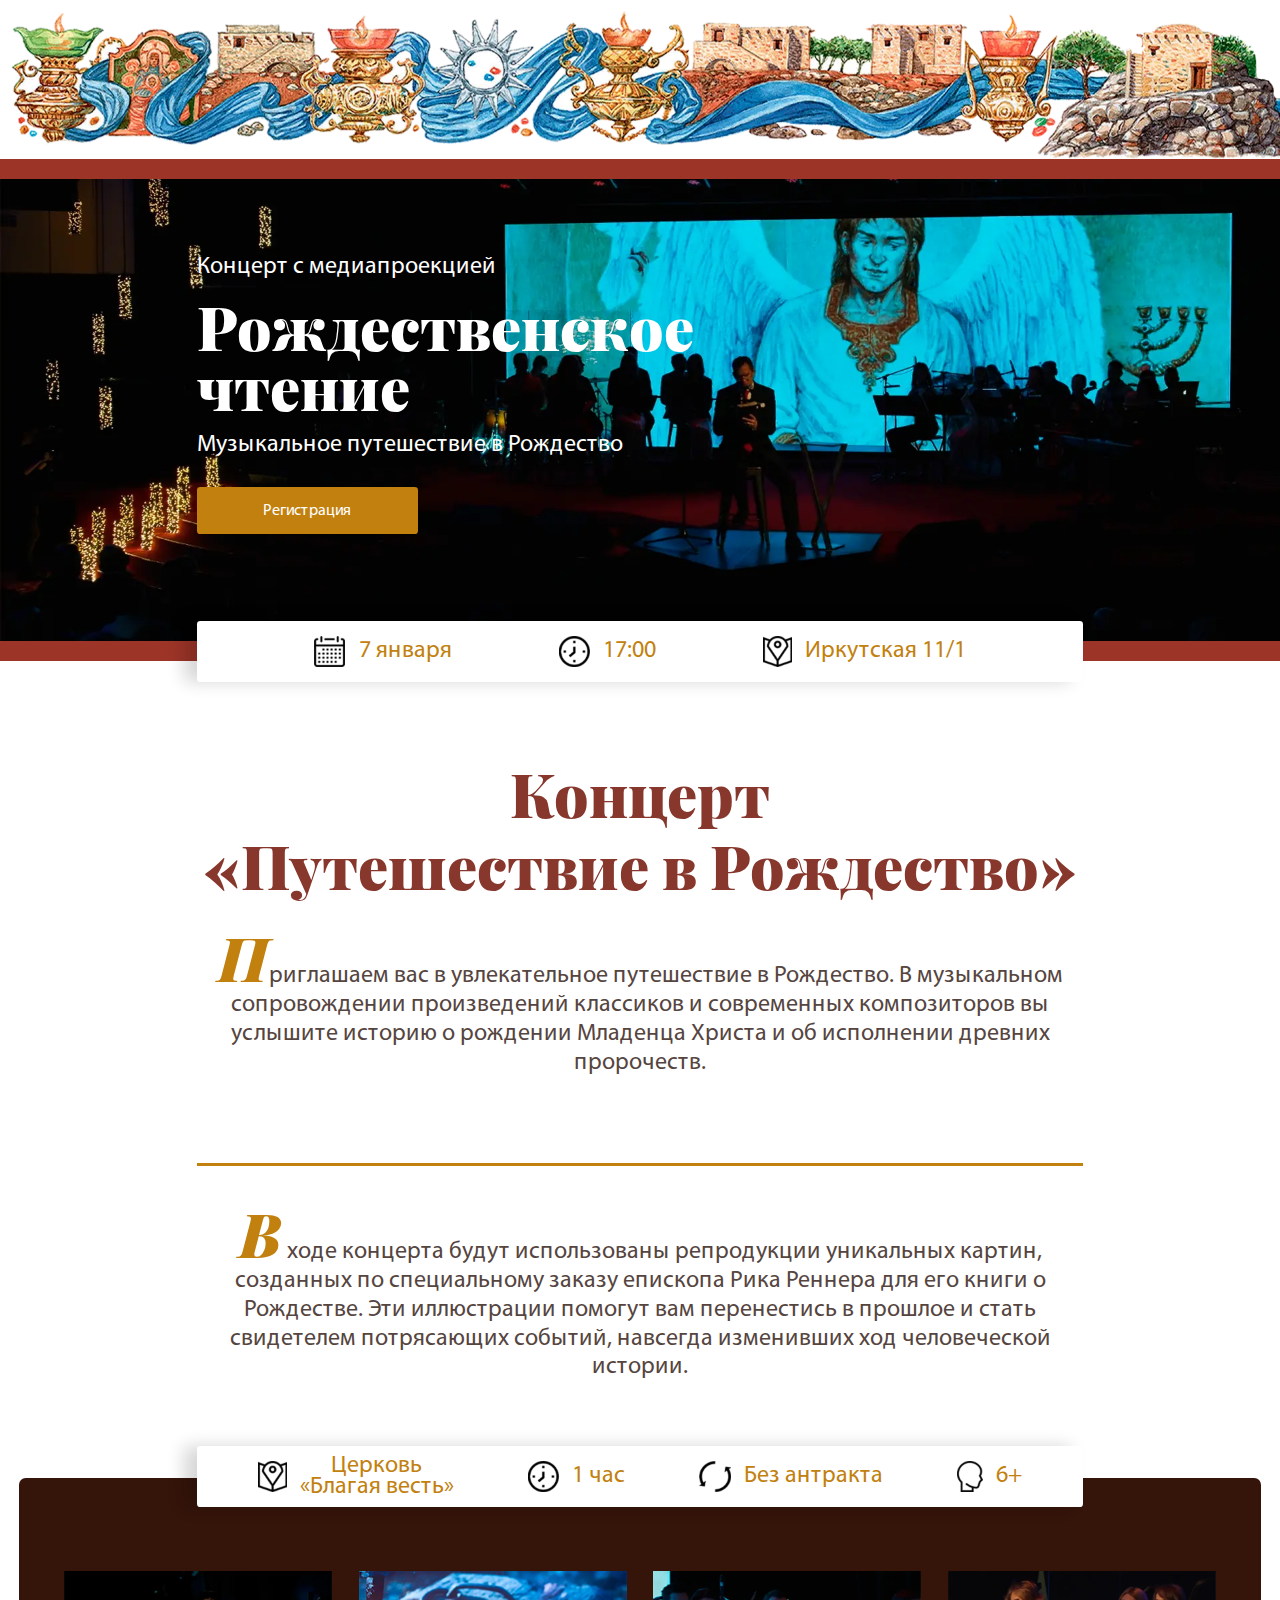
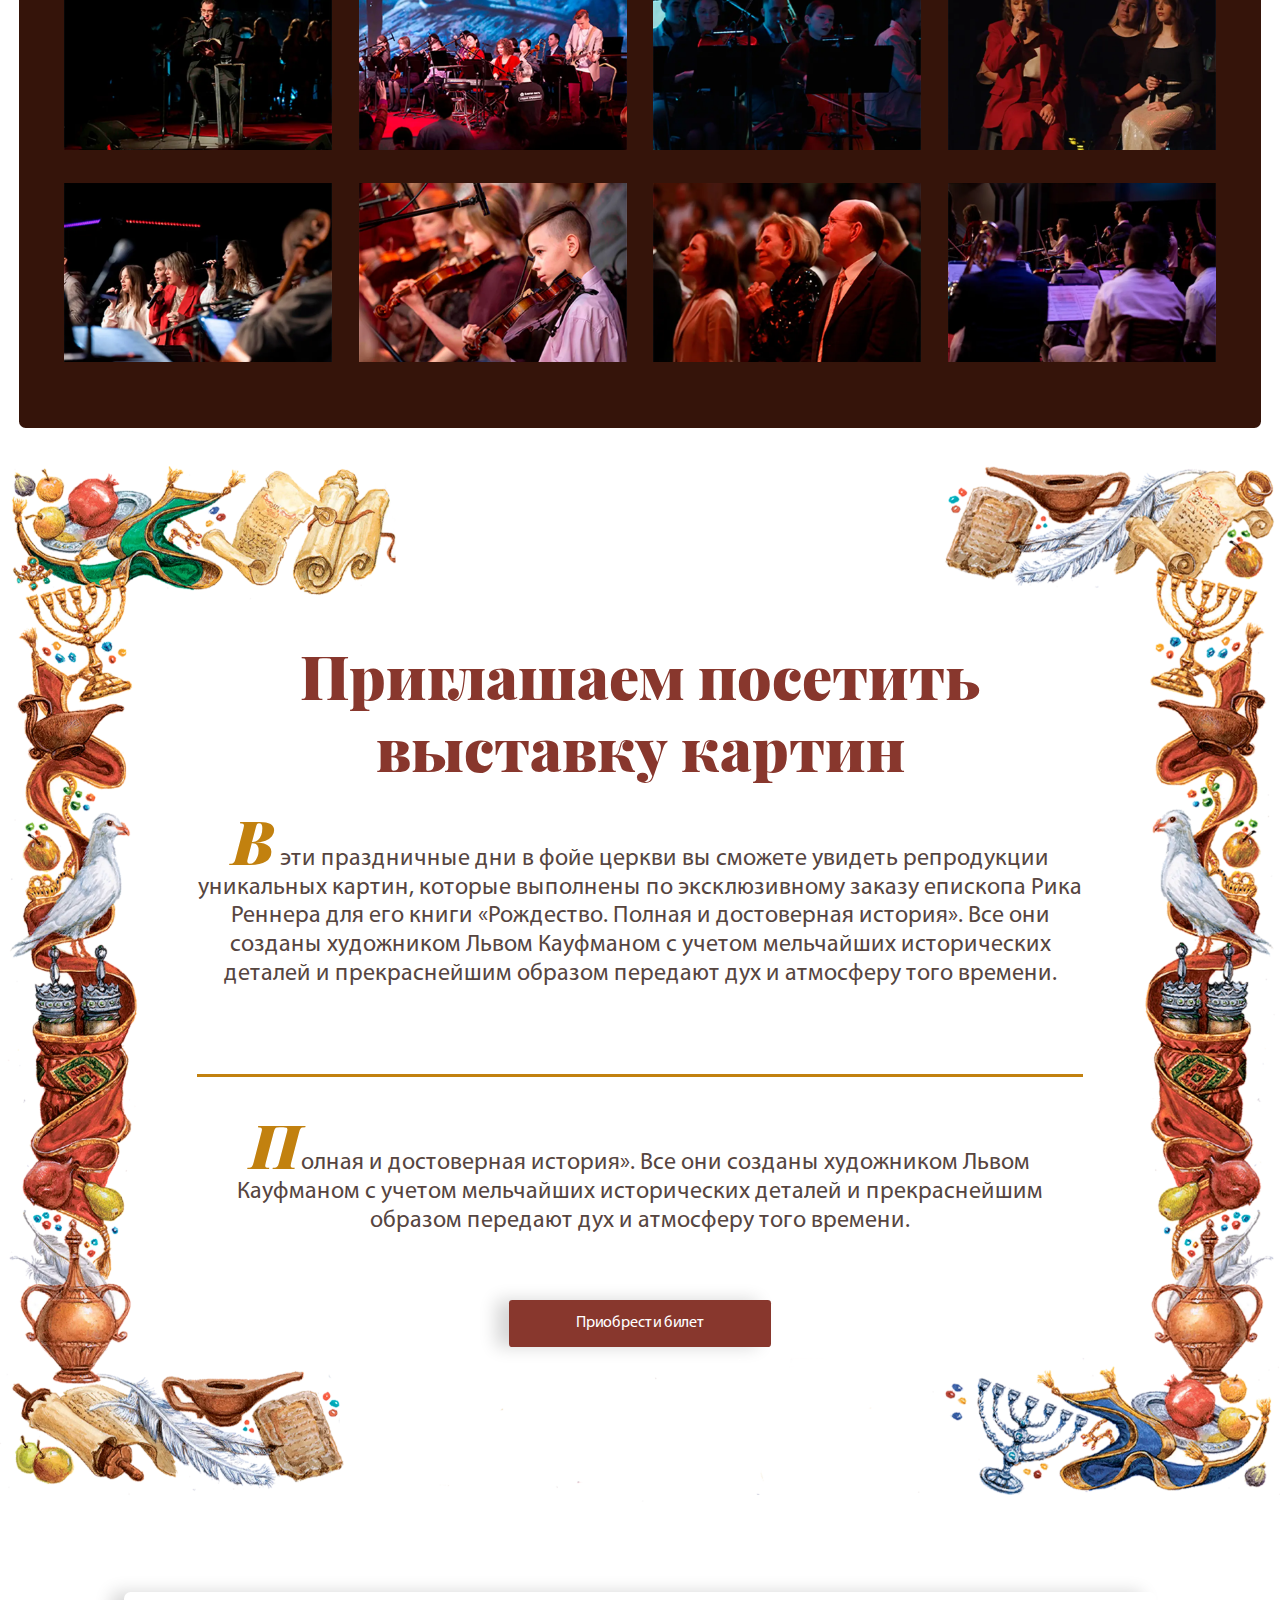
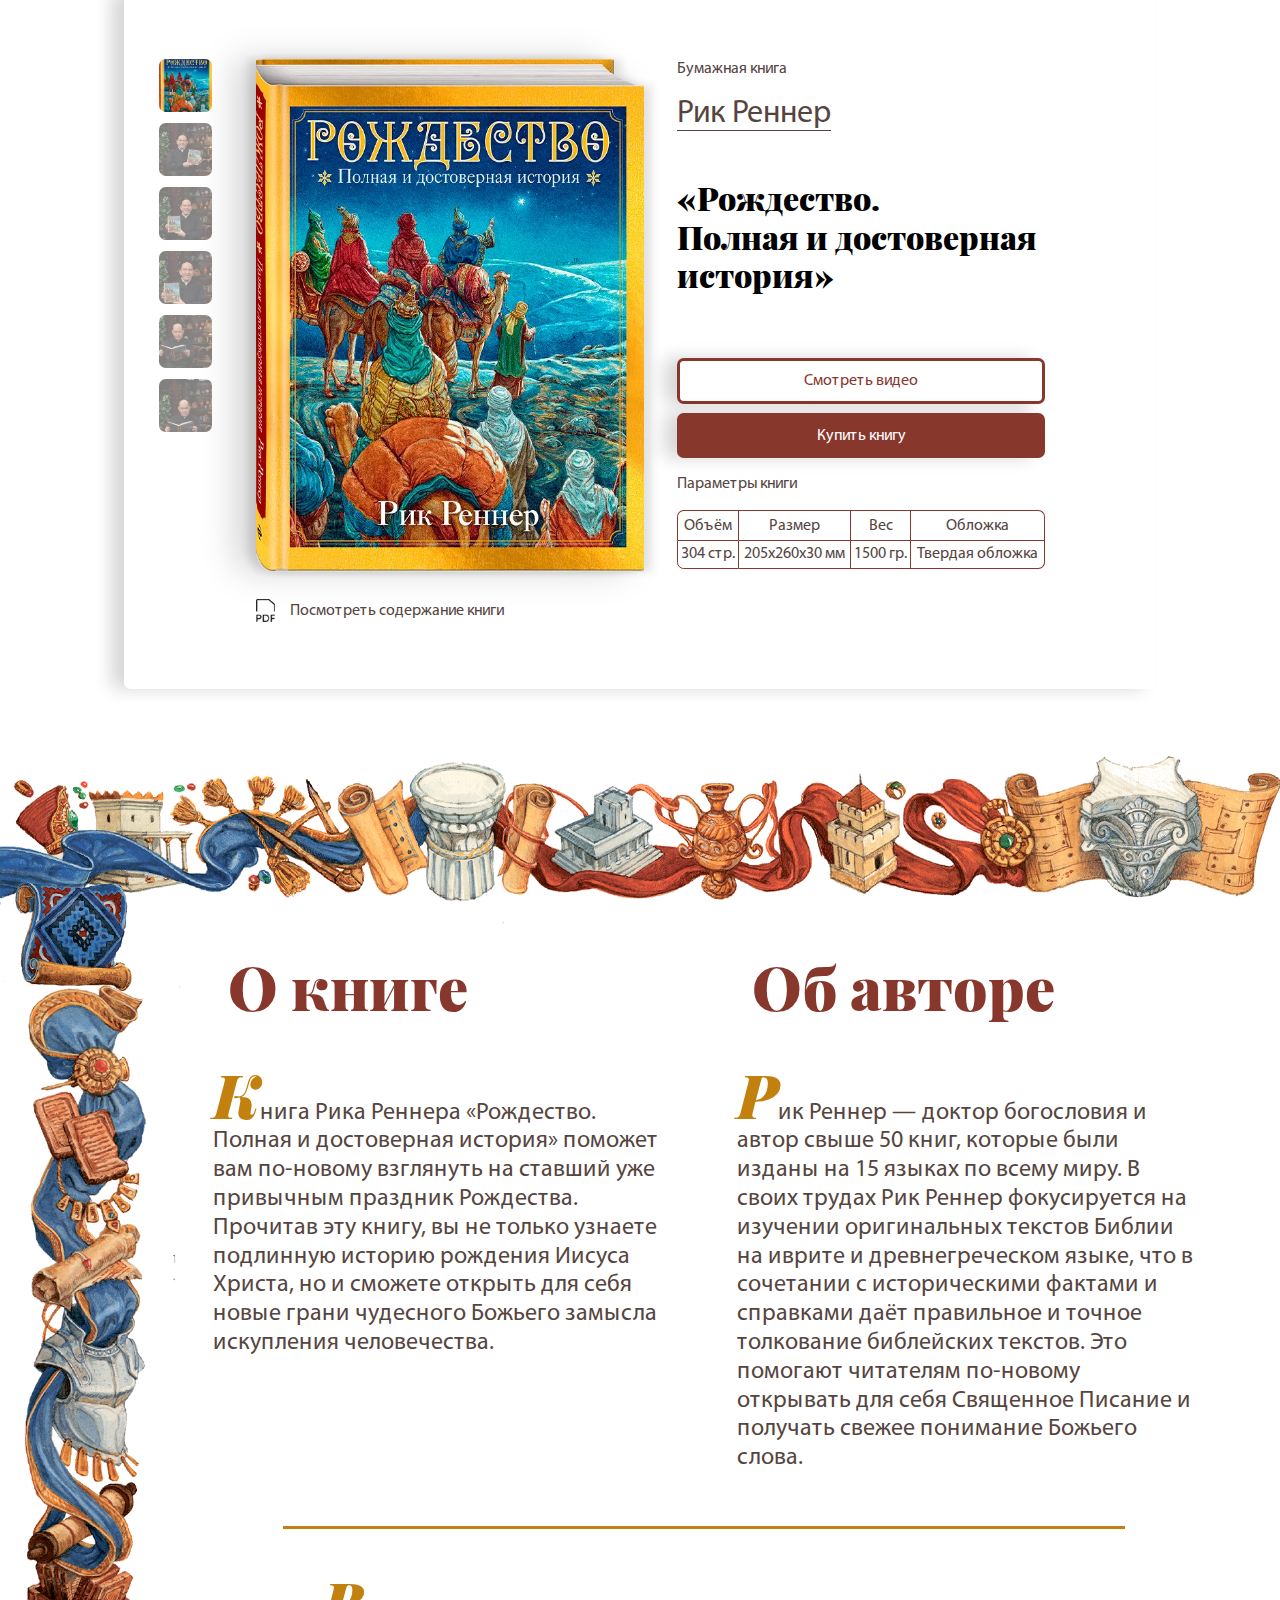
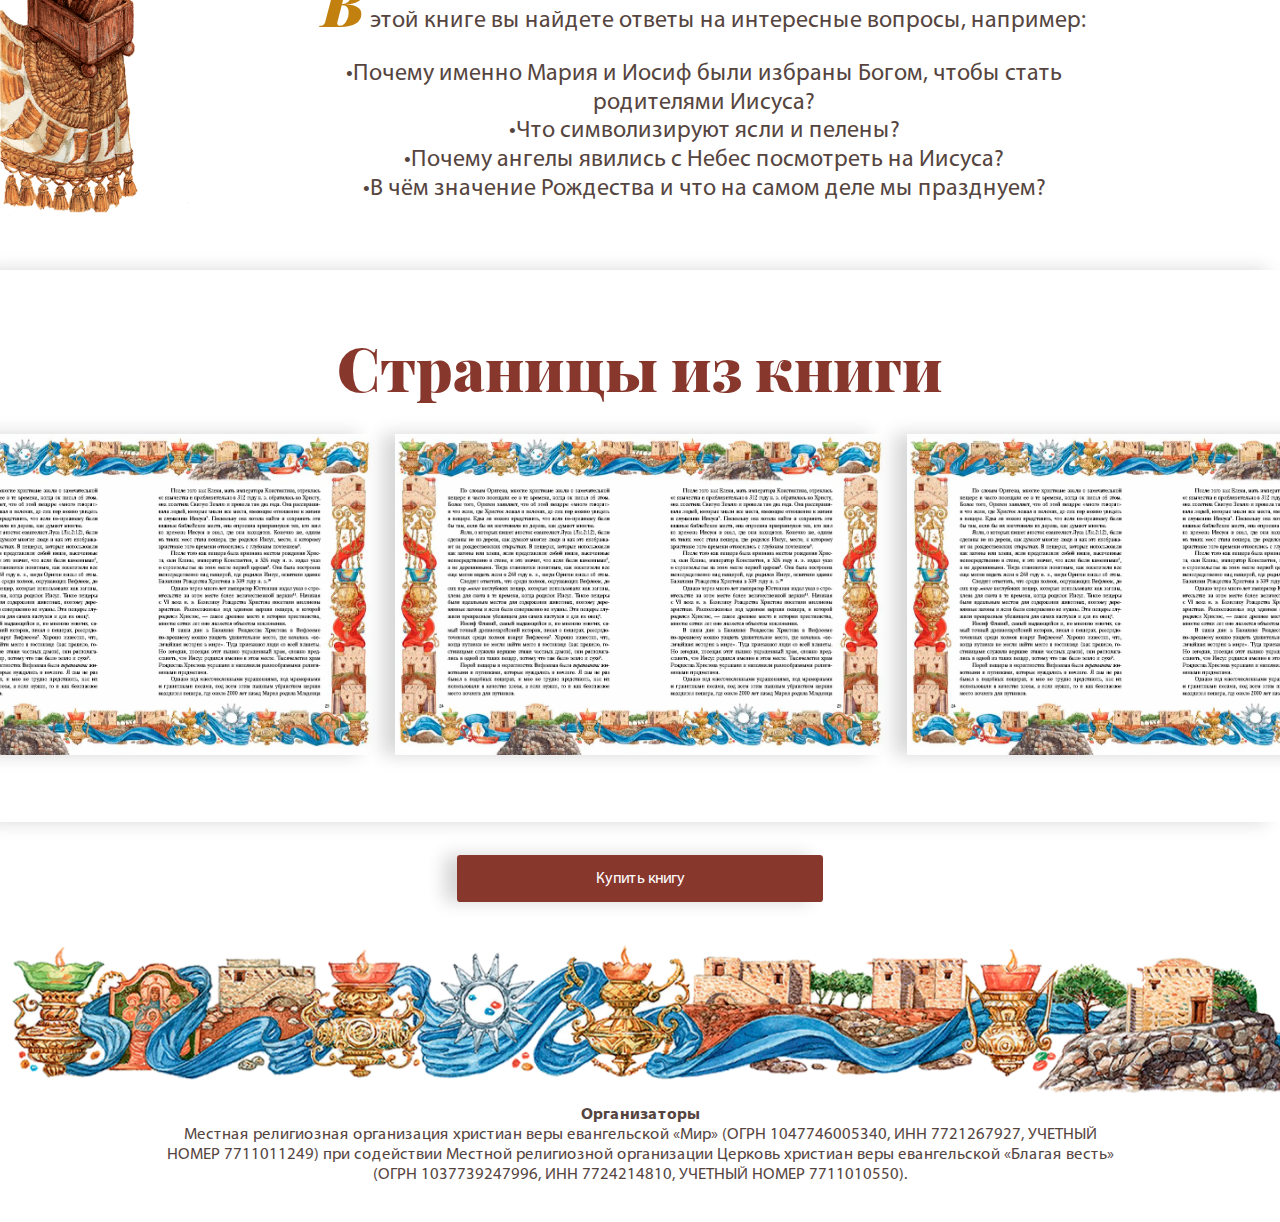
<file: index.html>
<!DOCTYPE html>
<html lang="ru">

<head>
    <meta charset="UTF-8">
    <meta name="viewport" content="width=device-width, initial-scale=1.0">
    <meta name="description" content="">
    <meta name="keywords" content="">
    <meta name="color-scheme" content="light only">
    <link rel="stylesheet" href="css/fancybox.css">
    <link rel="stylesheet" href="css/swiper-bundle.min.css">
    <link rel="stylesheet" href="css/style.min.css">
    <link rel="icon" href="img/favicon.svg" type="image/svg+xml">
    <title>Главная</title>
</head>

<body class="m-page">
    <div class="wrapper">
        <header class="header">
            <div class="header__img">
                <img src="img/header-bg.webp" alt="" class="_view1">
                <img src="img/header-bg2.webp" alt="" class="_view2">
            </div>

        </header>
        <main class="content">

            <div class="main">
                <div class="small-container">
                    <div class="main__text">
                        <div class="text36 text16-tablet">
                            Концерт с медиапроекцией
                        </div>
                        <h1 class="main__title h1">
                            Рождественское
                            чтение
                        </h1>
                        <div class="text36 text16-tablet">
                            Музыкальное путешествие в Рождество
                        </div>
                        <div class="main__nav _flex">
                            <a href="" class="main__btn m-btn m-btn-orange">
                                <span>Регистрация</span>
                            </a>
                        </div>
                    </div>
                </div>
                <div class="main__bg">
                    <img src="img/main-bg.webp" alt="" class="_view1">
                    <img src="img/main-bg2.webp" alt="" class="_view2">
                </div>
            </div>

            <div class="info">
                <div class="small-container">
                    <div class="info__inner">
                        <div class="info-props _flex-between">
                            <div class="info-props__item _flex">
                                <img src="img/info-icon.webp" alt="">
                                <span class="text36 text12-tablet secondary-text">7 января</span>
                            </div>
                            <div class="info-props__item _flex">
                                <img src="img/info-icon2.webp" alt="">
                                <span class="text36 text12-tablet secondary-text">17:00</span>
                            </div>
                            <div class="info-props__item _flex">
                                <img src="img/info-icon3.webp" alt="">
                                <span class="text36 text12-tablet secondary-text">Иркутская 11/1</span>
                            </div>
                        </div>

                        <img src="img/info-bg.webp" alt="" class="info__img">
                        <div class="h1 text-center primary-text">
                            Концерт <br>
                            «Путешествие в Рождество»
                        </div>
                        <div class="info__items">
                            <div class="info__item">
                                <div class="info__item-text text36 text16-tablet">
                                    Приглашаем вас в увлекательное путешествие в Рождество. В музыкальном сопровождении произведений классиков и современных композиторов
                                    вы услышите историю о рождении Младенца Христа и об исполнении
                                    древних пророчеств.
                                </div>
                            </div>
                            <div class="info__item">
                                <div class="info__item-text text36 text16-tablet">
                                    В ходе концерта будут использованы репродукции уникальных картин, созданных по специальному заказу епископа Рика Реннера для его книги
                                    о Рождестве. Эти иллюстрации помогут вам перенестись в прошлое и стать свидетелем потрясающих событий, навсегда изменивших ход
                                    человеческой истории.
                                </div>
                            </div>
                        </div>

                        <div class="info-props info-props2 _flex-between">
                            <div class="info-props__item _flex">
                                <img src="img/info-icon3.webp" alt="">
                                <span class="text36 text12-tablet secondary-text">
                                    Церковь <br>
                                    «Благая весть»
                                </span>
                            </div>
                            <div class="info-props__item _flex">
                                <img src="img/info-icon2.webp" alt="">
                                <span class="text36 text12-tablet secondary-text">1 час</span>
                            </div>
                            <div class="info-props__item _flex">
                                <img src="img/info-icon4.webp" alt="">
                                <span class="text36 text12-tablet secondary-text">Без антракта</span>
                            </div>
                            <div class="info-props__item _flex">
                                <img src="img/info-icon5.webp" alt="">
                                <span class="text36 text12-tablet secondary-text">6+</span>
                            </div>
                        </div>
                    </div>
                </div>
            </div>

            <div class="gallery-collection">
                <div class="gallery-collection__inner">
                    <a href="img/gallery.webp" data-fancybox="gallery" class="gallery-item">
                        <img src="img/gallery.webp" alt="">
                    </a>
                    <a href="img/gallery2.webp" data-fancybox="gallery" class="gallery-item">
                        <img src="img/gallery2.webp" alt="">
                    </a>
                    <a href="img/gallery3.webp" data-fancybox="gallery" class="gallery-item">
                        <img src="img/gallery3.webp" alt="">
                    </a>
                    <a href="img/gallery4.webp" data-fancybox="gallery" class="gallery-item">
                        <img src="img/gallery4.webp" alt="">
                    </a>
                    <a href="img/gallery5.webp" data-fancybox="gallery" class="gallery-item">
                        <img src="img/gallery5.webp" alt="">
                    </a>
                    <a href="img/gallery6.webp" data-fancybox="gallery" class="gallery-item">
                        <img src="img/gallery6.webp" alt="">
                    </a>
                    <a href="img/gallery7.webp" data-fancybox="gallery" class="gallery-item">
                        <img src="img/gallery7.webp" alt="">
                    </a>
                    <a href="img/gallery8.webp" data-fancybox="gallery" class="gallery-item">
                        <img src="img/gallery8.webp" alt="">
                    </a>
                </div>
            </div>

            <div class="invite">
                <div class="small-container">
                    <div class="info__inner">
                        <div class="h1 text-center primary-text">
                            Приглашаем посетить выставку картин
                        </div>
                        <div class="info__items">
                            <div class="info__item">
                                <div class="info__item-text text36 text16-tablet">
                                    В эти праздничные дни в фойе церкви вы сможете увидеть репродукции уникальных картин, которые выполнены по эксклюзивному заказу епископа Рика Реннера для его книги «Рождество. Полная и достоверная история». Все они созданы художником Львом Кауфманом с учетом мельчайших исторических деталей и прекраснейшим образом передают дух и атмосферу того времени.
                                </div>
                            </div>
                            <div class="info__item">
                                <div class="info__item-text text36 text16-tablet">
                                    Полная и достоверная история». Все они созданы художником Львом Кауфманом с учетом мельчайших исторических деталей и прекраснейшим образом передают дух и атмосферу того времени.
                                    <span class="_hide-pc">исторических деталей и прекраснейшим образом передают дух и атмосферу того времени.</span>
                                </div>
                            </div>
                        </div>
                        <div class="invite__nav _flex-center">
                            <button class="invite__btn m-btn m-btn-brown">
                                <span>Приобрести билет</span>
                            </button>
                        </div>
                    </div>
                </div>
                <img src="img/invite.webp" alt="" class="invite__bg">
                <img src="img/invite2.webp" alt="" class="invite__bg2">
                <img src="img/invite3.webp" alt="" class="invite__bg3">
                <img src="img/invite4.webp" alt="" class="invite__bg4">
            </div>

            <div class="detail">
                <div class="detail__inner">
                    <div class="detail__subtitle2">
                        <div class="text12 bold-text">
                            Новинка
                        </div>
                    </div>
                    <div class="detail__col">
                        <div class="gallery">
                            <div class="gallery__small">
                                <div thumbsSlider class="swiper mySwiper">
                                    <div class="swiper-wrapper">
                                        <div class="swiper-slide">
                                            <div class="gallery__img">
                                                <img src="img/book2.webp" alt="Галлерея">
                                            </div>
                                        </div>
                                        <div class="swiper-slide">
                                            <div class="gallery__img">
                                                <img src="img/man.webp" alt="Галлерея">
                                            </div>
                                        </div>
                                        <div class="swiper-slide">
                                            <div class="gallery__img">
                                                <img src="img/man2.webp" alt="Галлерея">
                                            </div>
                                        </div>
                                        <div class="swiper-slide">
                                            <div class="gallery__img">
                                                <img src="img/man3.webp" alt="Галлерея">
                                            </div>
                                        </div>
                                        <div class="swiper-slide">
                                            <div class="gallery__img">
                                                <img src="img/man4.webp" alt="Галлерея">
                                            </div>
                                        </div>
                                        <div class="swiper-slide">
                                            <div class="gallery__img">
                                                <img src="img/man5.webp" alt="Галлерея">
                                            </div>
                                        </div>
                                    </div>
                                </div>
                            </div>
                            <div class="gallery__big">
                                <div class="swiper mySwiper2">
                                    <div class="swiper-wrapper gallery-group">
                                        <div class="swiper-slide">
                                            <a href="img/book2.webp" data-fancybox class="gallery__img">
                                                <img src="img/book2.webp" alt="Галлерея">
                                            </a>
                                        </div>
                                        <div class="swiper-slide">
                                            <a href="img/man.webp" data-fancybox class="gallery__img">
                                                <img src="img/man.webp" alt="Галлерея">
                                            </a>
                                        </div>
                                        <div class="swiper-slide">
                                            <a href="img/man2.webp" data-fancybox class="gallery__img">
                                                <img src="img/man2.webp" alt="Галлерея">
                                            </a>
                                        </div>
                                        <div class="swiper-slide">
                                            <a href="img/man3.webp" data-fancybox class="gallery__img">
                                                <img src="img/man3.webp" alt="Галлерея">
                                            </a>
                                        </div>
                                        <div class="swiper-slide">
                                            <a href="img/man4.webp" data-fancybox class="gallery__img">
                                                <img src="img/man4.webp" alt="Галлерея">
                                            </a>
                                        </div>
                                        <div class="swiper-slide">
                                            <a href="img/man5.webp" data-fancybox class="gallery__img">
                                                <img src="img/man5.webp" alt="Галлерея">
                                            </a>
                                        </div>
                                    </div>
                                </div>
                            </div>
                        </div>

                        <div class="detail__bottom  _flex">
                            <a href="" class="detail__link _flex">
                                <img src="img/pdf@2x.webp" alt="">
                                <span>Посмотреть содержание книги</span>
                            </a>
                        </div>
                    </div>
                    <div class="detail__col2">
                        <div class="detail__subtitle text24 dark-text">
                            Бумажная книга
                        </div>
                        <div class="detail__name dark-text">
                            Рик Реннер
                        </div>
                        <div class="detail__title">
                            «Рождество. <br>
                            Полная и достоверная
                            история»
                        </div>
                        <div class="detail__desc">
                            <div class="info__item">
                                <div class="info__item-text text36 text16-tablet">
                                    В этой книге вы найдете ответы на интересные вопросы, например: <br>

                                    <ul>
                                        <li>Почему именно Мария и Иосиф были избраны Богом, чтобы стать родителями Иисуса?</li>
                                        <li>Что символизируют ясли и пелены?</li>
                                        <li>Почему ангелы явились с Небес посмотреть на Иисуса?</li>
                                        <li>В чём значение Рождества и что на самом деле мы празднуем?</li>
                                    </ul>
                                </div>
                            </div>
                        </div>
                        <div class="detail__nav">
                            <a target="_blank" href="https://disk.yandex.ru/i/WN3-xMXCW6J_6A" class="detail__btn m-btn m-btn-brown-outline">
                                <span>Смотреть видео</span>
                            </a>
                            <a target="_blank" href="https://amenbooks.org/shop/product/rozdestvo-polnaya-i-dostovernaya-istoriya" class="detail__btn m-btn m-btn-brown">
                                <span>Купить книгу</span>
                            </a>
                        </div>
                        <div class="detail__params">
                            <div class="detail__params-title text24 text12-tablet dark-text">
                                Параметры книги
                            </div>
                            <div class="params-table">
                                <table>
                                    <tbody>
                                        <tr>
                                            <td><span>Объём</span></td>
                                            <td><span>Размер</span></td>
                                            <td><span>Вес</span></td>
                                            <td><span>Обложка</span></td>
                                        </tr>
                                        <tr>
                                            <td><span>304 стр.</span></td>
                                            <td><span>205x260x30 мм</span></td>
                                            <td><span>1500 гр.</span></td>
                                            <td><span>Твердая обложка</span></td>
                                        </tr>
                                    </tbody>
                                </table>
                            </div>
                        </div>
                    </div>
                </div>
            </div>

            <div class="about">
                <img src="img/about.png" alt="" class="about__img">
                <div class="about__top">
                    <div class="about__top-col">
                        <img src="img/about3.webp" alt="" class="about__img2">
                        <div class="h1 primary-text">
                            О книге
                        </div>
                        <div class="info__item">
                            <div class="info__item-text text36 text16-tablet">
                                Книга Рика Реннера «Рождество. Полная и достоверная история» поможет вам по-новому взглянуть на ставший уже привычным праздник Рождества. Прочитав эту книгу, вы не только узнаете подлинную историю рождения Иисуса Христа, но и сможете открыть для себя новые грани чудесного Божьего замысла искупления человечества.
                            </div>
                        </div>
                    </div>
                    <div class="about__top-col2">
                        <img src="img/about3.webp" alt="" class="about__img2">
                        <div class="h1 primary-text">
                            Об авторе
                        </div>
                        <div class="info__item">
                            <div class="info__item-text text36 text16-tablet">
                                Рик Реннер — доктор богословия и автор свыше 50 книг, которые были изданы на 15 языках по всему миру. В своих трудах Рик Реннер фокусируется на изучении оригинальных текстов Библии на иврите и древнегреческом языке, что в сочетании с историческими фактами и справками даёт правильное и точное толкование библейских текстов. Это помогают читателям по-новому открывать для себя Священное Писание и получать свежее понимание Божьего слова.
                            </div>
                        </div>
                    </div>
                </div>
                <div class="about__bottom">
                    <div class="info__item">
                        <div class="info__item-text text36 text16-tablet">
                            В этой книге вы найдете ответы на интересные вопросы, например: <br>

                            <ul>
                                <li>Почему именно Мария и Иосиф были избраны Богом, чтобы стать родителями Иисуса?</li>
                                <li>Что символизируют ясли и пелены?</li>
                                <li>Почему ангелы явились с Небес посмотреть на Иисуса?</li>
                                <li>В чём значение Рождества и что на самом деле мы празднуем?</li>
                            </ul>
                        </div>
                    </div>
                </div>
            </div>

            <div class="book">
                <div class="book__inner">
                    <div class="h1 text-center primary-text">
                        Страницы из книги
                    </div>
                    <div class="book-slider slider _loop">
                        <div class="swiper-container">
                            <div class="swiper-wrapper">
                                <div class="swiper-slide">
                                    <div class="book-card">
                                        <a href="img/book.webp" data-fancybox="book" class="book-card__img">
                                            <img src="img/book.webp" alt="">
                                        </a>
                                    </div>
                                </div>
                                <div class="swiper-slide">
                                    <div class="book-card">
                                        <a href="img/book.webp" data-fancybox="book" class="book-card__img">
                                            <img src="img/book.webp" alt="">
                                        </a>
                                    </div>
                                </div>
                                <div class="swiper-slide">
                                    <div class="book-card">
                                        <a href="img/book.webp" data-fancybox="book" class="book-card__img">
                                            <img src="img/book.webp" alt="">
                                        </a>
                                    </div>
                                </div>
                                <div class="swiper-slide">
                                    <div class="book-card">
                                        <a href="img/book.webp" data-fancybox="book" class="book-card__img">
                                            <img src="img/book.webp" alt="">
                                        </a>
                                    </div>
                                </div>
                            </div>
                        </div>
                    </div>
                </div>
                <div class="book__nav _flex-center">
                    <a target="_blank" href="https://amenbooks.org/shop/product/rozdestvo-polnaya-i-dostovernaya-istoriya" class="book__btn m-btn m-btn-brown">
                        <span>Купить книгу</span>
                    </a>
                </div>
            </div>

        </main>
        <footer class="footer">
            <div class="footer__img">
                <img src="img/footer-bg.webp" alt="" class="_view1">
                <img src="img/footer-bg2.webp" alt="" class="_view2">
            </div>
            <div class="footer__bottom">
                <div class="footer__text">
                    <b>Организаторы</b> <br>
        Местная религиозная организация христиан веры евангельской «Мир» (ОГРН 1047746005340, ИНН 7721267927, УЧЕТНЫЙ НОМЕР 7711011249) при содействии Местной религиозной организации Церковь христиан веры евангельской «Благая весть» (ОГРН 1037739247996, ИНН 7724214810, УЧЕТНЫЙ НОМЕР 7711010550).
                </div>
            </div>
        </footer>
    </div>

    <script src="js/jquery.min.js"></script>
    <script src="js/fancybox.umd.js"></script>
    <script src="js/swiper-bundle.min.js"></script>
    <script src="js/main.min.js"></script>

</body>

</html>
</file>
<file: css/style.min.css>
@font-face{font-family:"Myriad Pro";src:url(../fonts/MyriadPro-Regular.ttf) format("ttf"),url(../fonts/MyriadPro-Regular.eot) format("eot"),url(../fonts/MyriadPro-Regular.woff) format("woff"),url(../fonts/MyriadPro-Regular.woff2) format("woff2");font-weight:400;font-style:normal;font-display:swap}@font-face{font-family:"Myriad Pro";src:url(../fonts/MyriadPro-Bold.ttf) format("ttf"),url(../fonts/MyriadPro-Bold.eot) format("eot"),url(../fonts/MyriadPro-Bold.woff) format("woff"),url(../fonts/MyriadPro-Bold.woff2) format("woff2");font-weight:700;font-style:normal;font-display:swap}@font-face{font-family:"Playfair Display";src:url(../fonts/PlayfairDisplay-Black.ttf) format("ttf"),url(../fonts/PlayfairDisplay-Black.eot) format("eot"),url(../fonts/PlayfairDisplay-Black.woff) format("woff"),url(../fonts/PlayfairDisplay-Black.woff2) format("woff2");font-weight:900;font-style:normal;font-display:swap}@font-face{font-family:"Playfair Display";src:url(../fonts/PlayfairDisplay-BlackItalic.ttf) format("ttf"),url(../fonts/PlayfairDisplay-BlackItalic.eot) format("eot"),url(../fonts/PlayfairDisplay-BlackItalic.woff) format("woff"),url(../fonts/PlayfairDisplay-BlackItalic.woff2) format("woff2");font-weight:900;font-style:italic;font-display:swap}*,::after,::before{margin:0;padding:0;-webkit-box-sizing:border-box;box-sizing:border-box;-webkit-font-smoothing:antialiased!important;-webkit-tap-highlight-color:transparent;outline:0!important}h1,h2,h3,h4,h5,h6{font-weight:400}a,body,div,form,h1,h2,h3,h4,h5,li,p,ul{margin:0;padding:0;border:0;text-decoration:none;line-height:1}button,input,textarea{outline:0!important;-webkit-transition:.125s;-o-transition:.125s;transition:.125s;font-family:inherit}input:active,input[type=checkbox]:focus,input[type=file]:focus,input[type=radio]:focus,input[type=text]:focus{outline:0!important}::-webkit-input-placeholder{color:#222}::-moz-placeholder{color:#222}:-moz-placeholder{color:#222}:-ms-input-placeholder{color:#222}input::-webkit-inner-spin-button,input::-webkit-outer-spin-button{-webkit-appearance:none;margin:0}input[type=number]{-moz-appearance:textfield}html{height:100%;scroll-behavior:smooth;width:100%}svg{-ms-flex-negative:0;flex-shrink:0;height:auto}circle,path,rect,svg{-webkit-transition:.3s;-o-transition:.3s;transition:.3s}a{color:inherit;text-decoration:none;-webkit-transition:.3s;-o-transition:.3s;transition:.3s}a:focus,a:hover{text-decoration:none}li,ul{margin:0;padding:0;list-style:none}i{line-height:100%}fieldset{min-width:0;padding:0;margin:0;border:0}button{cursor:pointer;border:none;outline:0;-webkit-box-sizing:border-box;box-sizing:border-box;-webkit-transition:.3s;-o-transition:.3s;transition:.3s;background-color:inherit;font-size:1em}.swiper-button-next,.swiper-button-prev{z-index:2}.swiper-button-next::after,.swiper-button-prev::after{display:none}img{-webkit-user-select:none;-moz-user-select:none;-o-user-select:none;-ms-user-select:none;user-select:none;-ms-flex-negative:0;flex-shrink:0}html.fixed-body{overflow-y:hidden}.wrapper{min-height:100vh;display:-webkit-box;display:-ms-flexbox;display:flex;-webkit-box-orient:vertical;-webkit-box-direction:normal;-ms-flex-direction:column;flex-direction:column;-ms-flex-negative:0;flex-shrink:0}.content{-webkit-box-flex:1;-ms-flex-positive:1;flex-grow:1;display:-webkit-box;display:-ms-flexbox;display:flex;-webkit-box-orient:vertical;-webkit-box-direction:normal;-ms-flex-direction:column;flex-direction:column;width:100%}.m-page{width:calc(100vw - (100vw - 100%));overflow-x:hidden;font-family:"Myriad Pro",sans-serif;font-weight:400;color:#000;font-size:calc(100vw * (16 / 1920))}.m-page.fixed-body,.m-page.fixed-body2{overflow-y:hidden;padding-right:var(--scrollWidth)}.container{width:100%;margin:0 auto;padding:0 1.75em}.small-container{width:100%;max-width:83.125em;margin:0 auto}a:hover{color:#88372d}@media screen and (max-width:992px){.m-page{font-size:calc(100vw * (16 / 768))}.container{padding:0 1em}}@media screen and (max-width:576px){.m-page{font-size:calc(100vw * (16 / 390))}}.text-center{text-align:center}.caps-text{text-transform:uppercase}.underline-text{text-decoration:underline}.h1{font-family:"Playfair Display",sans-serif;font-weight:900;font-size:5.625em;line-height:100%}.text36{font-size:2.25em;line-height:120%}.text24{font-size:1.5em;line-height:125%}.text20{font-size:1.25em;line-height:120%}.text19{font-size:1.1875em;line-height:120%}.text18{font-size:1.125em;line-height:120%}.text17{font-size:1.0625em;line-height:120%}.text16{font-size:1em;line-height:150%}.text15{font-size:.9375em;line-height:120%}.text14{font-size:.875em;line-height:120%}.text13{font-size:.8125em;line-height:120%}.text12{font-size:.75em;line-height:120%}.text11{font-size:.6875em;line-height:120%}.text10{font-size:.625em;line-height:120%}.extra-bold-text{font-weight:800}.bold-text{font-weight:700}.semi-bold-text{font-weight:600}.medium-text{font-weight:500}.regular-text{font-weight:400}.light-text{font-weight:300}.primary-text{color:#88372d}.secondary-text{color:#c2810f}.dark-text{color:#56453f}.m-btn{display:-webkit-box;display:-ms-flexbox;display:flex;-webkit-box-align:center;-ms-flex-align:center;align-items:center;-webkit-box-pack:center;-ms-flex-pack:center;justify-content:center;-webkit-transition:.225s ease-out;-o-transition:.225s ease-out;transition:.225s ease-out;padding:0 6.25em;height:4.4375em;border-radius:.3125em}.m-btn:focus{-webkit-box-shadow:none;box-shadow:none}.m-btn span{font-size:1.5em}.m-btn-orange{background-color:#c2810f;color:#fff}.m-btn-orange:hover{background-color:#93620b;color:#fff}.m-btn-brown{background-color:#88372d;color:#fff;-webkit-box-shadow:-13px 0 17.5px rgba(0,1,0,.16);box-shadow:-13px 0 17.5px rgba(0,1,0,.16)}.m-btn-brown:hover{background-color:#622820;color:#fff}.m-btn-brown-outline{border:1px solid #88372d;color:#88372d;-webkit-box-shadow:-13px 0 17.5px rgba(0,1,0,.16);box-shadow:-13px 0 17.5px rgba(0,1,0,.16)}.m-btn-brown-outline:hover{background-color:#88372d;color:#fff}@media screen and (max-width:992px){.h1{font-size:2.25em;line-height:128%}.text20-tablet{font-size:1.25em}.text19-tablet{font-size:1.1875em}.text18-tablet{font-size:1.125em}.text17-tablet{font-size:1.0625em}.text16-tablet{font-size:1em}.text15-tablet{font-size:.9375em}.text14-tablet{font-size:.875em}.text13-tablet{font-size:.8125em}.text12-tablet{font-size:.75em}.text11-tablet{font-size:.6875em}.text10-tablet{font-size:.625em}.m-btn{height:2.375em;padding:0 3em}.m-btn span{font-size:.875em}}.fg{position:relative;margin:0}.fg label{display:block;font-size:.9375em;line-height:140%;margin-bottom:.375em}.fg label span{color:#88372d}.fg .nice-select,.fg input,.fg textarea{border-radius:.1875em;border:1px solid #dadedf;padding:0 1.25em;height:3.6875em;width:100%;font-size:1em;background-color:transparent;color:#000}.fg .nice-select::-webkit-input-placeholder,.fg input::-webkit-input-placeholder,.fg textarea::-webkit-input-placeholder{color:#929798}.fg .nice-select::-moz-placeholder,.fg input::-moz-placeholder,.fg textarea::-moz-placeholder{color:#929798}.fg .nice-select:-ms-input-placeholder,.fg input:-ms-input-placeholder,.fg textarea:-ms-input-placeholder{color:#929798}.fg .nice-select::-ms-input-placeholder,.fg input::-ms-input-placeholder,.fg textarea::-ms-input-placeholder{color:#929798}.fg .nice-select::placeholder,.fg input::placeholder,.fg textarea::placeholder{color:#929798}.fg .nice-select:focus,.fg input:focus,.fg textarea:focus{border-color:#9ca0a0;-webkit-box-shadow:0 .25em .4375em 0 rgba(47,63,67,.03),0 .25em .3125em 0 rgba(0,0,0,.02) inset;box-shadow:0 .25em .4375em 0 rgba(47,63,67,.03),0 .25em .3125em 0 rgba(0,0,0,.02) inset}.fg .nice-select:disabled,.fg input:disabled,.fg textarea:disabled{pointer-events:none;background:#f6f6f6!important;color:rgba(0,0,0,.4)}.fg textarea{padding-top:1.19em;padding-bottom:1.19em;height:13.0625em;resize:vertical}.fg__field{position:relative}.fg .nice-select{display:-webkit-box;display:-ms-flexbox;display:flex;-webkit-box-align:center;-ms-flex-align:center;align-items:center;-webkit-box-pack:justify;-ms-flex-pack:justify;justify-content:space-between;border-radius:.1875em;white-space:nowrap;height:3.6875em;padding:0 0 0 1.25em}.fg .nice-select.disabled{pointer-events:none;background:#f6f6f6!important}.fg .nice-select.disabled .current{opacity:.4}.fg .nice-select.open{border-bottom-left-radius:0;border-bottom-right-radius:0}.fg .nice-select:focus{border:1px solid #000}.fg .nice-select:before{content:'';-webkit-box-ordinal-group:4;-ms-flex-order:3;order:3;border-left:#000;-ms-flex-negative:0;flex-shrink:0;width:3.6875em;height:3.6875em;background-image:url(../img/select-arrow.svg);background-size:.5em auto;background-repeat:no-repeat;background-position:center;margin-left:1em}.fg .nice-select .current{font-size:1em;line-height:157%}.fg .nice-select .list{margin-top:-1px;border-radius:0 0 .1875em .1875em;width:calc(100% + 2px);left:-1px;border:1px solid #000;background:#fff;-webkit-box-shadow:none;box-shadow:none;max-height:14.875em;overflow-y:auto;z-index:5}.fg .nice-select .list::-webkit-scrollbar{width:.1875em;height:.1875em}.fg .nice-select .list::-webkit-scrollbar-track{background:0 0;border-radius:0}.fg .nice-select .list::-webkit-scrollbar-thumb{background:#000}.fg .nice-select .option{height:3.6875em;font-size:1em;line-height:157%;padding:.5em 1.25em;display:-webkit-box;display:-ms-flexbox;display:flex;-webkit-box-align:center;-ms-flex-align:center;align-items:center;color:#2b2b2b;border:none;border-bottom:1px solid #000}.fg .nice-select .option:last-child{border-bottom:none}.fg .nice-select .option.disabled{display:none}.fg .nice-select .option.focus,.fg .nice-select .option.selected.focus,.fg .nice-select .option:hover{background-color:#88372d;border-color:#88372d;font-weight:400;color:#fff}.fg._error input,.fg._error textarea{border-color:#88372d;color:#88372d}.fg._error input::-webkit-input-placeholder,.fg._error textarea::-webkit-input-placeholder{color:#88372d}.fg._error input::-moz-placeholder,.fg._error textarea::-moz-placeholder{color:#88372d}.fg._error input:-ms-input-placeholder,.fg._error textarea:-ms-input-placeholder{color:#88372d}.fg._error input::-ms-input-placeholder,.fg._error textarea::-ms-input-placeholder{color:#88372d}.fg._error input::placeholder,.fg._error textarea::placeholder{color:#88372d}.fg._error .fg__error-text{display:block}.fg__error-text{margin-top:.375em;color:#88372d;display:none}.pass-toggle{position:absolute;bottom:1em;right:1.25em;width:1.25em;height:1.6875em;display:-webkit-box;display:-ms-flexbox;display:flex;-webkit-box-align:center;-ms-flex-align:center;align-items:center;-webkit-box-pack:center;-ms-flex-pack:center;justify-content:center}.pass-toggle svg{width:100%;height:auto}.pass-toggle._active g{opacity:1}.m-check,.m-radio{position:relative}.m-check input,.m-radio input{position:absolute;opacity:0;width:100%;height:100%;left:0;top:0;z-index:2;cursor:pointer}.m-check label,.m-radio label{position:relative;cursor:pointer;display:block;padding-left:2.125em;min-height:1.25em;padding-top:.0625em}.m-check label span,.m-radio label span{font-size:.8125em;line-height:140%}.m-check label:after,.m-check label:before,.m-radio label:after,.m-radio label:before{pointer-events:none}.m-check label:before,.m-radio label:before{content:'';position:absolute;z-index:1;left:0;top:0;border:1px solid #dadedf;width:1.25em;height:1.25em;background-size:0 auto;background-repeat:no-repeat;background-position:center;-webkit-transition:none;-o-transition:none;transition:none}.m-check label a,.m-radio label a{text-decoration:underline;position:relative;z-index:2}.m-check._big label,.m-radio._big label{padding-top:0}.m-check._big label span,.m-radio._big label span{font-size:1em;line-height:140%}.m-check._gray label,.m-radio._gray label{color:#6b6e72}.m-check._error input:not(:checked)~label:before,.m-radio._error input:not(:checked)~label:before{border-color:#ff1515}.m-check input:checked+label::before{background-color:#88372d;border-color:#88372d;background-size:.75em auto}.m-check label:before{border-radius:.1875em;background-image:url(../img/check2.svg)}.m-check._gray label{color:#787878}.m-radio input:checked~label:before{border:none;background-size:100% auto}.m-radio label:before{border-radius:50%;background-image:url(../img/radio.svg)}.m-radio label span{display:block;line-height:157%;color:#5b626c;margin-top:.125em}.cartcalc{max-width:100%;width:7.5625rem;display:grid;grid-template-columns:2.1875em calc(100% - 2.1875em * 2) 2.1875em;border:1px solid #e9edf2;height:3.125em}.cartcalc button,.cartcalc input{height:100%;width:100%;min-height:100%}.cartcalc input{border:none;border-left:1px solid #e9edf2;border-right:1px solid #e9edf2;color:#000;font-weight:500;font-size:1em;text-align:center}.cartcalc svg{width:.5em;height:auto}.cartcalc button{display:-webkit-box;display:-ms-flexbox;display:flex;-webkit-box-align:center;-ms-flex-align:center;align-items:center;-webkit-box-pack:center;-ms-flex-pack:center;justify-content:center}.cartcalc button:hover{background-color:#e6e6ec}.pagination{margin-top:3.75em}.pagination__items{display:-webkit-box;display:-ms-flexbox;display:flex;-webkit-box-pack:center;-ms-flex-pack:center;justify-content:center}.pagination__item{height:3.625em;min-width:3.625em;padding:0 1.25em;border-radius:.25em;border:1px solid #000;display:-webkit-box;display:-ms-flexbox;display:flex;-webkit-box-align:center;-ms-flex-align:center;align-items:center;-webkit-box-pack:center;-ms-flex-pack:center;justify-content:center;margin:0 .3125em;font-weight:500}.pagination__item svg{width:1.0625em;height:auto}.pagination__item._active{pointer-events:none}.pagination__item._active,.pagination__item:hover{color:#fff;background-color:#000;border-color:#000}.pagination__item._active path,.pagination__item:hover path{fill:#fff}.pagination__item._btn{padding:0 1.5em}@media screen and (max-width:992px){.pagination{margin-top:1.875em}}@media screen and (max-width:576px){.pagination{margin-top:1.56em}.pagination ._hide-tablet{display:none}.pagination ._btn{width:2.8125em;padding:0}.pagination__item{height:2.8125em;min-width:2.8125em;padding:0 .875em}.pagination__item span{font-size:.875em}}.tabs{display:-webkit-box;display:-ms-flexbox;display:flex}.tab{height:3.5625em;padding:0 1.56em;display:-webkit-box;display:-ms-flexbox;display:flex;-webkit-box-align:center;-ms-flex-align:center;align-items:center;position:relative;text-transform:uppercase;font-weight:700;color:rgba(0,0,0,.8);-webkit-transition:.3s;-o-transition:.3s;transition:.3s}.tab:not(:last-child){margin:0 .94em 0 0}.tab:before{content:'';position:absolute;width:100%;height:2px;left:0;bottom:0;background-color:#88372d;opacity:0;-webkit-transition:inherit;-o-transition:inherit;transition:inherit}.tab span{font-size:.875em;line-height:120%}.tab:hover{background:#fbfbfb;cursor:pointer}.tab._active{background:#fbfbfb;pointer-events:none}.tab._active:before{opacity:1}.tab-content{display:none}.tab-content._active{display:block}.grid{display:grid;gap:1.25em;grid-template-columns:100%}.grid2{grid-template-columns:repeat(2,calc(50% - .5em))}.grid3{grid-template-columns:repeat(3,calc(100% / 3 - 2.5em / 3))}.grid4,.grid5{grid-template-columns:repeat(4,calc(25% - 3.75em / 4))}@media screen and (max-width:992px){.grid-tablet{grid-template-columns:100%}.grid-tablet2{grid-template-columns:repeat(2,calc(50% - .625em))}}._flex,._flex-between,._flex-center{display:-webkit-box;display:-ms-flexbox;display:flex;-webkit-box-align:center;-ms-flex-align:center;align-items:center}._flex-between._start,._flex-center._start,._flex._start{-webkit-box-align:unset;-ms-flex-align:unset;align-items:unset}._flex-between{-webkit-box-pack:justify;-ms-flex-pack:justify;justify-content:space-between}._flex-center{-webkit-box-pack:center;-ms-flex-pack:center;justify-content:center}._mt48{margin-top:3em}._mt32{margin-top:2em}._mt24{margin-top:1.5em}._scale-img{overflow:hidden}._scale-img:hover img{-webkit-transform:scale(1.05);-ms-transform:scale(1.05);transform:scale(1.05)}._scale-img img{-webkit-transition:.6s;-o-transition:.6s;transition:.6s}.m-backdrop{position:relative}.m-backdrop:after{content:'';position:absolute;top:0;left:0;width:100%;height:100%;background:rgba(0,0,0,.12);pointer-events:none;border-radius:inherit}.socials{display:-webkit-box;display:-ms-flexbox;display:flex;-webkit-box-align:center;-ms-flex-align:center;align-items:center}.socials__item{width:2.5em;height:2.5em;border-radius:50%;border:1px solid rgba(255,255,255,.1);background:#1a1a1a;display:-webkit-box;display:-ms-flexbox;display:flex;-webkit-box-align:center;-ms-flex-align:center;align-items:center;-webkit-box-pack:center;-ms-flex-pack:center;justify-content:center}.socials__item:not(:last-child){margin:0 .75em 0 0}.socials__item:hover path{fill-opacity:1}.socials__item:hover path:not(._not-fill){fill:#fff}.compare-btn,.favourite-btn{display:-webkit-box;display:-ms-flexbox;display:flex;-webkit-box-align:center;-ms-flex-align:center;align-items:center;-webkit-box-pack:center;-ms-flex-pack:center;justify-content:center}.compare-btn svg,.favourite-btn svg{width:100%;height:auto}.favourite-btn{width:1.4375em}.favourite-btn:hover path{opacity:1}.favourite-btn._added path{opacity:1;stroke:#88372d;fill:#88372d}.compare-btn{width:1.5em}.compare-btn._added g,.compare-btn:hover g{opacity:1}.compare-btn._added line{stroke:#88372d}.qa-card{padding:1.25em 2.5em;border-radius:1.25em;background:#fff}.qa-card._active .qa-card__btn img{-webkit-transform:rotate(-45deg);-ms-transform:rotate(-45deg);transform:rotate(-45deg)}.qa-card__show{cursor:pointer;display:-webkit-box;display:-ms-flexbox;display:flex;-webkit-box-align:center;-ms-flex-align:center;align-items:center;-webkit-box-pack:justify;-ms-flex-pack:justify;justify-content:space-between;min-height:6.25em}.qa-card__btn{margin-left:1em;width:2.5em;display:-webkit-box;display:-ms-flexbox;display:flex;-webkit-box-align:center;-ms-flex-align:center;align-items:center;-webkit-box-pack:center;-ms-flex-pack:center;justify-content:center;-ms-flex-negative:0;flex-shrink:0}.qa-card__btn img{-webkit-transition:.3s;-o-transition:.3s;transition:.3s;width:100%}.qa-card__hidden{margin-top:-.625em;padding-top:1.25em;display:none;border-top:1px solid #e3e3e3}.breadcrumbs{margin-top:60px}.breadcrumbs__item{font-size:16px;line-height:110%;position:relative;font-weight:400;display:inline}.breadcrumbs__item:last-child{font-weight:600}.breadcrumbs__item:not(:first-child){margin-left:24px}.breadcrumbs__item:not(:first-child):before{content:'';position:absolute;z-index:1;width:3.51px;height:3.51px;background-color:#88372d;border-radius:1px;-webkit-transform:rotate(-45deg);-ms-transform:rotate(-45deg);transform:rotate(-45deg);top:7px;right:100%;margin-right:10px}.modal-bg{position:fixed;top:0;left:0;width:100%;height:calc(100 * var(--vh));background-color:#000;opacity:.5}.modal{position:fixed;left:0;top:0;width:100%;height:calc(100 * var(--vh));overflow-y:auto;z-index:80;opacity:0;pointer-events:none;padding:1em 0;text-align:center}.modal:after{content:'';display:inline-block;height:100%;vertical-align:middle;margin-right:-4px}.modal__dialog{text-align:left;vertical-align:middle;background:#fff;width:67em;max-width:calc(100% - 2em);position:relative;z-index:3;padding:3em;border-radius:1.5em;display:inline-block}.modal._active{opacity:1;pointer-events:unset}.modal._active .modal__bg{display:block}.modal__top{display:-webkit-box;display:-ms-flexbox;display:flex;-webkit-box-align:center;-ms-flex-align:center;align-items:center;-webkit-box-pack:justify;-ms-flex-pack:justify;justify-content:space-between}.modal .close-btn{width:1.5em;display:-webkit-box;display:-ms-flexbox;display:flex;-webkit-box-align:center;-ms-flex-align:center;align-items:center;-webkit-box-pack:center;-ms-flex-pack:center;justify-content:center;margin-left:1em;-ms-flex-negative:0;flex-shrink:0}.footer,.header{position:relative;z-index:4}.footer__img img,.header__img img{width:100%;display:block}.footer__img ._view2,.header__img ._view2{display:none}@media screen and (max-width:576px){.grid-mob{grid-template-columns:100%}.footer,.header{padding-top:1.75em}.footer__img ._view1,.header__img ._view1{display:none}.footer__img ._view2,.header__img ._view2{display:block}}.footer{padding:3em 0 1.5em}.footer__bottom{text-align:center;width:94em;max-width:100%;margin:1em auto 2em;padding:0 2.5em}.footer__text{font-size:1.5625em;line-height:120%;color:#56453f}@media screen and (max-width:992px){.footer{padding:1.5em 0}.footer__bottom{margin-bottom:0}.footer__text{font-size:.8125em}}.main{position:relative;min-height:47em;color:#fff;padding:8.75em 0}.main:after,.main:before{content:'';position:absolute;left:0;width:100%;height:1.875em;background-color:#9d3428;z-index:2}.main:before{top:0}.main:after{bottom:0}.main__bg{position:absolute;top:0;left:0;width:100%;height:100%}.main__bg img{width:100%;height:100%;-o-object-fit:cover;object-fit:cover;display:block}.main__bg ._view2{display:none}.main .small-container{position:relative;z-index:2}.main__text{max-width:47em}.main__title{margin:.25em 0}.main__nav{margin-top:2.5em}.info__inner{padding:9em 0;position:relative}.info .h1{line-height:120%}.info__items{margin-top:4em;text-align:center}.info__item{padding-bottom:8em;margin-bottom:5em;border-bottom:3px solid #c2810f}.info__item:last-child{border-bottom:none;padding-bottom:0;margin-bottom:0}.info__item-text{color:#56453f}.info__item-text:first-letter{color:#c2810f;font-weight:900;font-style:italic;font-family:"Playfair Display",sans-serif;font-size:2.5em}.info__item-text li{line-height:120%}.info__item-text ul{margin-top:1em}.info__item-text ul li:before{content:'•'}.info__img{display:none}.info-props{position:absolute;top:-3.75em;left:0;width:100%;padding:.375em 11em;min-height:5.75em;-webkit-box-shadow:-13px 0 17.5px rgba(0,1,0,.16);box-shadow:-13px 0 17.5px rgba(0,1,0,.16);background-color:#fff;border-radius:.3125em;z-index:4}.info-props__item{text-align:center}.info-props__item img{max-width:2.9375em;max-height:2.9375em;-ms-flex-negative:0;flex-shrink:0;margin-right:1.25em}.info-props__item span{line-height:88%}.info-props2{padding-left:5.75em;padding-right:5.75em;top:unset;bottom:-2.75em}@media screen and (max-width:992px){.main{padding:12em 1.25em 8.125em;margin-top:-.5em;min-height:35em}.main__title{margin:.125em 0}.info{padding:0 1.25em}.info__inner{padding:7em 0 3em}.info .h1{font-size:1.875em;text-align:left}.info__items{margin-top:2em;text-align:left}.info__item{padding-bottom:2.25em;margin-bottom:2.25em;border-width:2px;color:#56453f}.info__item-text:first-letter{font-size:1.875em}.info-props{top:-1.75em;padding:.25em 2em;background-color:#fff;min-height:2.5em}.info-props__item img{max-width:1em;max-height:1em;margin-right:.5em}.info-props2{top:unset;bottom:-1.25em;padding-right:1.25em;padding-left:1.25em}}@media screen and (max-width:576px){.main:after,.main:before{height:.9375em}.main__bg ._view1{display:none}.main__bg ._view2{display:block}.info__inner{position:relative}.info__img{display:block;position:absolute;top:-.125em;left:-1.25em;width:calc(100% + 2.5em);z-index:5}}.gallery-collection{padding:0 1.75em}.gallery-collection__inner{padding:8.75em 4.25em 6.25em;background-color:#35140a;border-radius:.625em;display:grid;grid-template-columns:repeat(4,calc(25% - 7.5em / 4));gap:3.125em 2.5em}.gallery-item{position:relative;padding-bottom:66.6%;display:block}.gallery-item img{position:absolute;top:0;left:0;width:100%;height:100%;-o-object-fit:cover;object-fit:cover;border-radius:inherit}.invite{padding:16.25em 0 17.5em;margin-top:3.5em;position:relative}.invite .h1{line-height:120%}.invite__bg,.invite__bg2{pointer-events:none;position:absolute}.invite__bg{width:102.5em;top:0;left:0}.invite__bg2{width:66em;top:0;right:0}.invite .info__inner{padding:0}.invite__nav{margin-top:6em}.invite ._hide-pc,.invite__bg3,.invite__bg4{display:none}.book__inner{overflow:hidden;padding:6.25em 0;background-color:#fff;-webkit-box-shadow:-13px 0 17.5px rgba(0,1,0,.16);box-shadow:-13px 0 17.5px rgba(0,1,0,.16)}.book__nav{margin-top:3.125em}.book__btn{width:100%;max-width:34.375em}.book-slider{width:45.875em;max-width:100%;margin:3.5em auto 0}.book-slider .swiper-container{width:calc(100% + 2.125em)}.book-slider .swiper-slide{padding-right:2.125em;width:100%}.book-card{-webkit-box-shadow:-13px 0 17.5px rgba(0,1,0,.16);box-shadow:-13px 0 17.5px rgba(0,1,0,.16)}.book-card__img{position:relative;padding-bottom:65.5%;display:block}.book-card__img img{position:absolute;top:0;left:0;width:100%;height:100%;-o-object-fit:cover;object-fit:cover;border-radius:inherit}.about{padding:18.75em 8em 6.25em 20em;overflow:hidden;position:relative}.about__img,.about__img2{position:absolute;top:0;pointer-events:none}.about__img{left:0;width:100%;display:block}.about__img2{display:none}.about__top{display:grid;grid-template-columns:repeat(2,calc(50% - 3.125em));gap:6.25em}.about__top .h1{padding-left:.25em}.about__top .info__item{margin-top:6em}.about__bottom{text-align:center;width:79em;margin:5em auto 0;padding:5.5em 2em 0;border-top:3px solid #c2810f}@media screen and (max-width:992px){.gallery-collection{padding:0 .3125em}.gallery-collection__inner{padding:1.75em 1.125em;border-radius:.3125em;grid-template-columns:repeat(3,calc(100% / 3 - 2em / 3));gap:1em}.invite{margin-top:3.125em;padding:6.75em 9em 6.25em}.invite__bg,.invite__bg2{font-size:.4375em}.invite__nav{margin-top:1.5em}.book__inner{padding:1.5em 0 1.75em}.book .h1{font-size:1.875em}.book__nav{margin-top:1.5em}.book__btn{max-width:10.75em;padding:0}.book-slider{margin-top:1.5em;width:15.5em}.book-slider .swiper-container{width:calc(100% + .75em)}.book-slider .swiper-slide{padding-right:.75em}.about{padding:6.5em 2em 2.5em 7em}.about__top{grid-template-columns:repeat(2,calc(50% - 1.25em));gap:2.5em}.about__top .h1{padding-left:0;font-size:1.875em}.about__top .info__item{margin-top:2em}.about__bottom{margin-top:1em;padding-top:1em;width:100%}}@media screen and (max-width:576px){.gallery-collection__inner{grid-template-columns:repeat(2,calc(50% - .5em))}.invite{padding:3.75em 1.5em 7em}.invite__bg,.invite__bg2{display:none}.invite .h1{text-align:left;font-size:1.875em;max-width:9em}.invite .info__items{margin-top:.75em}.invite .info__item{padding-bottom:6.875em;margin-bottom:0;border:none;max-width:17em}.invite .info__item:nth-child(2){max-width:12em;margin-left:4.75em;padding-bottom:0}.invite ._hide-pc{display:unset}.invite__bg3,.invite__bg4{position:absolute;display:block;pointer-events:none}.invite__bg3{top:0;right:.5em;width:21.5em}.invite__bg4{bottom:-.5em;left:.5em;width:24.0625em}.invite__nav{margin-top:1.5em;-webkit-box-pack:unset;-ms-flex-pack:unset;justify-content:unset;padding-left:4.75em}.invite__btn{padding:0 1.875em}.about{padding:1.5em 1.25em 5.5em}.about__img{display:none}.about__img2{display:block;left:-1.25em;width:5.125em}.about__top{grid-template-columns:100%;gap:1.5em}.about__top-col,.about__top-col2{position:relative;padding-left:5.5em}.about__top-col{padding-bottom:5.5em;border-bottom:2px solid #c2810f}.about__bottom{display:none}.about .info__item{max-width:13.75em}}.detail{padding:5.5em 1em 6.25em}.detail__inner{padding:6.25em 10.375em 6.25em 3.25em;-webkit-box-shadow:-13px 0 17.5px rgba(0,1,0,.16);box-shadow:-13px 0 17.5px rgba(0,1,0,.16);border-radius:.625em;background-color:#fff;width:96.75em;max-width:100%;margin:0 auto;display:grid;grid-template-columns:45.5em calc(100% - 45.5em - 3.125em);gap:3.125em}.detail__col2{display:-webkit-box;display:-ms-flexbox;display:flex;-webkit-box-align:start;-ms-flex-align:start;align-items:flex-start;-webkit-box-orient:vertical;-webkit-box-direction:normal;-ms-flex-direction:column;flex-direction:column}.detail__bottom{width:100%;max-width:36.375em;margin:1.5em 0 0 auto}.detail__link{color:#56453f}.detail__link img{width:1.8125em;margin-right:1.375em}.detail__link span{font-size:1.5em}.detail__name{font-size:3em;margin-top:.6em;border-bottom:1px solid #56453f}.detail__title{font-size:3em;line-height:120%;font-family:"Playfair Display",sans-serif;font-weight:900;margin-top:1.5em}.detail__nav{width:100%;display:grid;grid-template-columns:100%;gap:.875em;margin-top:6em}.detail__btn{height:4.25em;border-radius:.625em;border-width:3px}.detail__params{margin-top:1.5em;width:100%}.detail__desc,.detail__subtitle2{display:none}.gallery{display:grid;grid-template-columns:5em 36.375em;-webkit-box-pack:justify;-ms-flex-pack:justify;justify-content:space-between}.gallery .swiper{height:48.125em}.gallery__img{position:relative;padding-bottom:100%;display:block;border-radius:.625em}.gallery__img img{position:absolute;top:0;left:0;width:100%;height:100%;-o-object-fit:cover;object-fit:cover;border-radius:inherit}.gallery__small .gallery__img{cursor:pointer}.gallery__small .swiper-slide{height:auto;padding-bottom:1em;opacity:.5}.gallery__small .swiper-slide-thumb-active{opacity:1}.gallery__big{padding-bottom:1em;-webkit-filter:drop-shadow(-8px 0 4px rgba(0,1,0,.1)) drop-shadow(8px 0 4px rgba(0,1,0,.1)) drop-shadow(-21px 0 16.5px rgba(0,1,0,.16));filter:drop-shadow(-8px 0 4px rgba(0,1,0,.1)) drop-shadow(8px 0 4px rgba(0,1,0,.1)) drop-shadow(-21px 0 16.5px rgba(0,1,0,.16))}.gallery__big .gallery__img{border-radius:0;height:48.125em;padding-bottom:0}.params-table{margin-top:1.5em;color:#56453f}.params-table table{width:100%;border-spacing:0}.params-table td{height:2.75em;text-align:center;border-top:1px solid #88372d;border-right:1px solid #88372d}.params-table td:first-child{border-left:1px solid #88372d}.params-table tr:first-child td:first-child{border-top-left-radius:.625em}.params-table tr:first-child td:last-child{border-top-right-radius:.625em}.params-table tr:last-child td{border-bottom:1px solid #88372d}.params-table tr:last-child td:first-child{border-bottom-left-radius:.625em}.params-table tr:last-child td:last-child{border-bottom-right-radius:.625em}.params-table span{font-size:1.5em}@media screen and (max-width:992px){.detail{padding:1.5em 1.25em}.detail__inner{padding:3em 1.5em 2.75em 1em;grid-template-columns:19em calc(100% - 20.5em);gap:1.5em}.detail__bottom{max-width:15.625em;margin-top:0}.detail__link{color:#56453f}.detail__link img{width:.875em;margin-right:.6875em}.detail__link span{font-size:.75em}.detail__subtitle{display:none}.detail__name{font-size:1em}.detail__title{font-size:1.5em;margin-top:.7em}.detail__nav{margin-top:3.125em;gap:.625em}.detail__btn{height:2.375em;padding:0;border-radius:.3125em}.detail__btn span{font-size:.875em}.gallery{grid-template-columns:2.375em 15.625em}.gallery .swiper{height:20.5em}.gallery__img{border-radius:.3125em}.gallery__small .swiper-slide{padding-bottom:.5em}.gallery__big .gallery__img{height:20.5em}.params-table{margin-top:.625em}.params-table td{height:1.5em}.params-table td span{font-size:.7em}.params-table tr:first-child td:first-child{border-top-left-radius:.3125em}.params-table tr:first-child td:last-child{border-top-right-radius:.3125em}.params-table tr:last-child td:first-child{border-bottom-left-radius:.3125em}.params-table tr:last-child td:last-child{border-bottom-right-radius:.3125em}}@media screen and (max-width:576px){.detail__inner{grid-template-columns:100%;position:relative}.detail__col2{text-align:center;-webkit-box-align:center;-ms-flex-align:center;align-items:center;padding-left:.5em}.detail__nav{width:10.75em}.detail__desc{display:block;margin-top:1.5em;width:17em}.detail__subtitle2{position:absolute;top:1.25em;right:1.5em;display:block;color:#88372d;width:15.625em}}
/*# sourceMappingURL=../sourcemaps/style.min.css.map */
</file>
